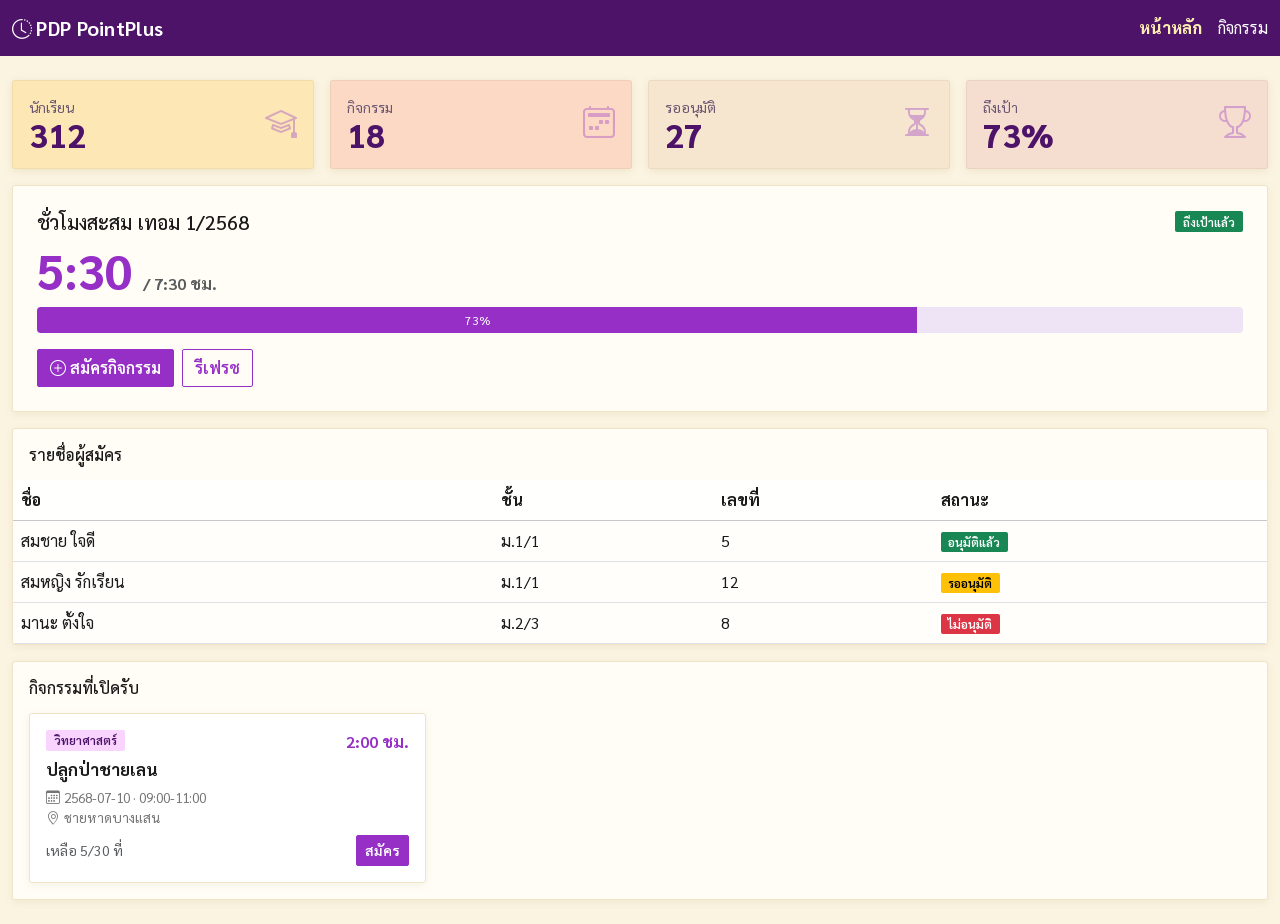
<file: theme-preview.html>
<!DOCTYPE html>
<html lang="th">
<head>
<meta charset="UTF-8">
<meta name="viewport" content="width=device-width, initial-scale=1.0">
<title>ตัวอย่างธีม PDP PointPlus</title>
<link href="https://cdn.jsdelivr.net/npm/bootstrap@5.3.3/dist/css/bootstrap.min.css" rel="stylesheet">
<link href="https://cdn.jsdelivr.net/npm/bootstrap-icons@1.11.3/font/bootstrap-icons.min.css" rel="stylesheet">
<link href="https://fonts.googleapis.com/css2?family=Sarabun:wght@400;500;600;700;800&display=swap" rel="stylesheet">
<link href="css/styles.css" rel="stylesheet">
</head>
<body>
<!-- navbar -->
<nav class="navbar navbar-dark bg-primary">
  <div class="container-fluid">
    <span class="navbar-brand fw-bold"><i class="bi bi-clock-history me-1"></i>PDP PointPlus</span>
    <ul class="navbar-nav flex-row gap-3">
      <li class="nav-item"><a class="nav-link active" href="#">หน้าหลัก</a></li>
      <li class="nav-item"><a class="nav-link text-white" href="#">กิจกรรม</a></li>
    </ul>
  </div>
</nav>

<main class="container-fluid py-4">
  <!-- stat cards พาสเทล -->
  <div class="row g-3 mb-3">
    <div class="col-6 col-lg-3"><div class="stat-card card p-3"><div class="d-flex justify-content-between"><div><div class="text-muted small">นักเรียน</div><div class="stat-value">312</div></div><i class="bi bi-mortarboard stat-icon"></i></div></div></div>
    <div class="col-6 col-lg-3"><div class="stat-card card p-3"><div class="d-flex justify-content-between"><div><div class="text-muted small">กิจกรรม</div><div class="stat-value">18</div></div><i class="bi bi-calendar2-week stat-icon"></i></div></div></div>
    <div class="col-6 col-lg-3"><div class="stat-card card p-3"><div class="d-flex justify-content-between"><div><div class="text-muted small">รออนุมัติ</div><div class="stat-value">27</div></div><i class="bi bi-hourglass-split stat-icon"></i></div></div></div>
    <div class="col-6 col-lg-3"><div class="stat-card card p-3"><div class="d-flex justify-content-between"><div><div class="text-muted small">ถึงเป้า</div><div class="stat-value">73%</div></div><i class="bi bi-trophy stat-icon"></i></div></div></div>
  </div>

  <!-- การ์ดเนื้อหาพาสเทล + progress -->
  <div class="card p-4 mb-3">
    <div class="d-flex justify-content-between align-items-center mb-2">
      <h5 class="mb-0">ชั่วโมงสะสม เทอม 1/2568</h5>
      <span class="badge text-bg-success">ถึงเป้าแล้ว</span>
    </div>
    <div class="display-5 fw-bold text-primary mb-2">5:30 <small class="fs-6 text-muted">/ 7:30 ชม.</small></div>
    <div class="progress hours-progress"><div class="progress-bar" style="width:73%">73%</div></div>
    <div class="mt-3"><button class="btn btn-primary me-2"><i class="bi bi-plus-circle me-1"></i>สมัครกิจกรรม</button><button class="btn btn-outline-primary">รีเฟรช</button></div>
  </div>

  <!-- การ์ดที่ 2 (ครีม) + ตาราง -->
  <div class="card p-0 mb-3">
    <div class="p-3"><h6 class="mb-0">รายชื่อผู้สมัคร</h6></div>
    <div class="table-responsive">
      <table class="table table-hover align-middle mb-0">
        <thead class="table-light"><tr><th>ชื่อ</th><th>ชั้น</th><th>เลขที่</th><th>สถานะ</th></tr></thead>
        <tbody>
          <tr><td>สมชาย ใจดี</td><td>ม.1/1</td><td>5</td><td><span class="badge text-bg-success">อนุมัติแล้ว</span></td></tr>
          <tr><td>สมหญิง รักเรียน</td><td>ม.1/1</td><td>12</td><td><span class="badge text-bg-warning">รออนุมัติ</span></td></tr>
          <tr><td>มานะ ตั้งใจ</td><td>ม.2/3</td><td>8</td><td><span class="badge text-bg-danger">ไม่อนุมัติ</span></td></tr>
        </tbody>
      </table>
    </div>
  </div>

  <!-- การ์ดที่ 3 (ชมพู) + activity card -->
  <div class="card p-3">
    <h6 class="mb-3">กิจกรรมที่เปิดรับ</h6>
    <div class="row g-3">
      <div class="col-md-6 col-xl-4">
        <div class="card activity-card h-100 p-3" style="background:#fff">
          <div class="d-flex justify-content-between"><span class="badge text-bg-info mb-2">วิทยาศาสตร์</span><span class="fw-bold text-primary">2:00 ชม.</span></div>
          <h6 class="card-title">ปลูกป่าชายเลน</h6>
          <div class="activity-meta mb-2"><div><i class="bi bi-calendar3 me-1"></i>2568-07-10 · 09:00-11:00</div><div><i class="bi bi-geo-alt me-1"></i>ชายหาดบางแสน</div></div>
          <div class="mt-auto d-flex justify-content-between align-items-center"><small class="text-muted">เหลือ 5/30 ที่</small><button class="btn btn-sm btn-primary">สมัคร</button></div>
        </div>
      </div>
    </div>
  </div>
</main>
</body>
</html>
</file>
<file: css/styles.css>
/* styles.css — ธีม PDP PointPlus (ดำ + พาสเทล + ม่วง) ถอดจากไฟล์ดีไซน์
   รีธีมด้วย CSS ล้วน + override ตัวแปร Bootstrap ไม่แตะ logic ที่ต่อ backend */

:root {
  /* พาเลตจากดีไซน์ */
  --brand-black:  #000000;
  --brand-purple: #952fc6;
  --brand-purple-dark: #4d1368;
  --brand-pink:   #f9d4ff;
  --brand-yellow: #feeeb2;
  --brand-cream:  #FEEFC6;
  --brand-lilac:  #ecd7ff;
  --cream-bg:     #fbf4e1;   /* พื้นหลังครีม */
  --card-ivory:   #fffdf6;   /* การ์ดไอวอรี่ */
  --ink:    #1a1a1a;
  --muted:  #757575;
  --line:   #ececec;
  --surface:#ffffff;
  --surface-2:#f7f7f7;

  /* override Bootstrap */
  --bs-primary: #952fc6;
  --bs-primary-rgb: 149,47,198;
  --bs-link-color: #952fc6;
  --bs-link-hover-color: #4d1368;
  --bs-body-font-family: 'Sarabun','Segoe UI',Tahoma,sans-serif;
  --bs-body-color: #1a1a1a;
}

body {
  font-family: 'Sarabun','Segoe UI',Tahoma,sans-serif;
  background: var(--cream-bg);
  color: var(--ink);
}

/* ---- ปุ่ม / ลิงก์ = ม่วง ---- */
.btn-primary {
  --bs-btn-bg: var(--brand-purple); --bs-btn-border-color: var(--brand-purple);
  --bs-btn-hover-bg: var(--brand-purple-dark); --bs-btn-hover-border-color: var(--brand-purple-dark);
  --bs-btn-active-bg: var(--brand-purple-dark); --bs-btn-active-border-color: var(--brand-purple-dark);
}
.btn-outline-primary {
  --bs-btn-color: var(--brand-purple); --bs-btn-border-color: var(--brand-purple);
  --bs-btn-hover-bg: var(--brand-purple); --bs-btn-hover-border-color: var(--brand-purple);
  --bs-btn-active-bg: var(--brand-purple); --bs-btn-active-border-color: var(--brand-purple);
}
.bg-primary { background-color: var(--brand-purple) !important; }
.text-primary { color: var(--brand-purple) !important; }
.text-bg-primary { background-color: var(--brand-purple) !important; color: #fff !important; }
.text-bg-info { background-color: var(--brand-pink) !important; color: var(--brand-purple-dark) !important; }
a { color: var(--brand-purple); }

.btn { border-radius: 2px; font-weight: 600; }
.form-control, .form-select { border-radius: 2px; }
.form-control:focus, .form-select:focus {
  border-color: var(--brand-purple);
  box-shadow: 0 0 0 .2rem rgba(149,47,198,.2);
}

/* ---- Navbar = ม่วงเข้ม ---- */
.navbar.bg-primary { background-color: var(--brand-purple-dark) !important; }
.navbar-brand { letter-spacing: .3px; }
.navbar-nav .nav-link.active { font-weight: 800; text-decoration: none; color: var(--brand-yellow) !important; }

/* ---- Login = พื้นดำ การ์ดเข้ม ---- */
#login-view { background: var(--cream-bg); }
.login-card {
  max-width: 400px; width: 100%;
  background: var(--card-ivory); color: var(--ink);
  border: 1px solid #ecdfc0; border-radius: 6px;
}
.login-card .display-3 { color: var(--brand-purple) !important; }
.login-card h1 { color: var(--ink); }
.login-card .text-muted { color: var(--muted) !important; }
.login-logo { width: 110px; height: auto; object-fit: contain; display: block; margin: 0 auto; }
.navbar-logo { height: 34px; width: auto; border-radius: 4px; background: #fff; padding: 2px; }

/* ---- การ์ดเนื้อหา = ขาว มุมคมสไตล์ flat ---- */
.card {
  border: 1px solid #efe4c8; border-radius: 3px;
  box-shadow: 0 2px 8px rgba(120,90,20,.08);
  background: var(--card-ivory);
}
/* ไล่โทนครีมอุ่นให้การ์ดเนื้อหาที่วางต่อกันใน #content */
#content > .card:nth-of-type(3n+2) { background: #fbf1d9; }
#content > .card:nth-of-type(3n+3) { background: #fcefe0; }
/* ตารางในการ์ดพาสเทล: พื้นแถวขาวโปร่งเพื่อให้อ่านง่าย */
.card .table { --bs-table-bg: rgba(255,255,255,.6); }
.card .table-light { --bs-table-bg: rgba(255,255,255,.92); }
h4, h5, h6 { color: var(--ink); }

/* ---- Loading overlay ---- */
#loading-overlay {
  position: fixed; inset: 0; background: rgba(0,0,0,.55);
  display: flex; align-items: center; justify-content: center; z-index: 1090;
}

/* ---- Stat cards = ไล่สีพาสเทลอัตโนมัติ ---- */
.stat-card { border: 1px solid rgba(120,90,20,.08); border-radius: 3px; box-shadow: 0 2px 8px rgba(120,90,20,.1); }
.stat-card .stat-value { font-size: 2.1rem; font-weight: 800; line-height: 1; color: var(--brand-purple-dark) !important; }
.stat-card .stat-icon  { font-size: 2rem; opacity: .35; color: var(--brand-purple) !important; }
.stat-card .text-muted { color: #6a5570 !important; }
/* วนสีการ์ดตามลำดับคอลัมน์ */
.row > div:nth-child(4n+1) .stat-card { background: #fde8b5; } /* เหลืองครีม */
.row > div:nth-child(4n+2) .stat-card { background: #fbd9c4; } /* พีช */
.row > div:nth-child(4n+3) .stat-card { background: #f6e6cf; } /* แทนอ่อน */
.row > div:nth-child(4n+4) .stat-card { background: #f5ddd0; } /* โรสอ่อน */

/* ---- Progress = ม่วง ---- */
.hours-progress { height: 1.6rem; border-radius: 4px; background: #eee4f5; }
.progress-bar { background-color: var(--brand-purple); }
.progress-bar.bg-success { background-color: #2eb872 !important; }

/* ---- Activity card ---- */
.activity-card { transition: transform .12s ease, box-shadow .12s ease; }
.activity-card:hover { transform: translateY(-2px); box-shadow: 0 6px 18px rgba(0,0,0,.4); }
.activity-card .card-title { font-size: 1.05rem; font-weight: 700; }
.activity-meta { font-size: 0.85rem; color: var(--muted); }

/* ---- แถบเครื่องมือ (ค้นหา/ฟิลเตอร์/ปุ่ม) — responsive กันล้นจอมือถือ ---- */
.toolbar { display: flex; flex-wrap: wrap; gap: .5rem; align-items: center; }
@media (max-width: 575.98px) {
  /* จอเล็ก: ช่องค้นหา/ตัวเลือกยืดเต็มและตัดบรรทัดเอง แทนความกว้างตายตัว */
  .toolbar > .form-control,
  .toolbar > .form-select { flex: 1 1 45%; width: auto !important; }
}

/* ---- ตาราง ---- */
.table { --bs-table-bg: transparent; }
.table > :not(caption) > * > * { color: var(--ink); }
.table-light { --bs-table-bg: #f3ecfa; }
.table-responsive { border-radius: 3px; }

/* ---- Badge สถานะ (คงความหมายสี) ---- */
.badge { font-weight: 600; border-radius: 2px; }

@media print {
  body { background: #fff; }
  .navbar, #btn-signout, .no-print { display: none !important; }
}
</file>
